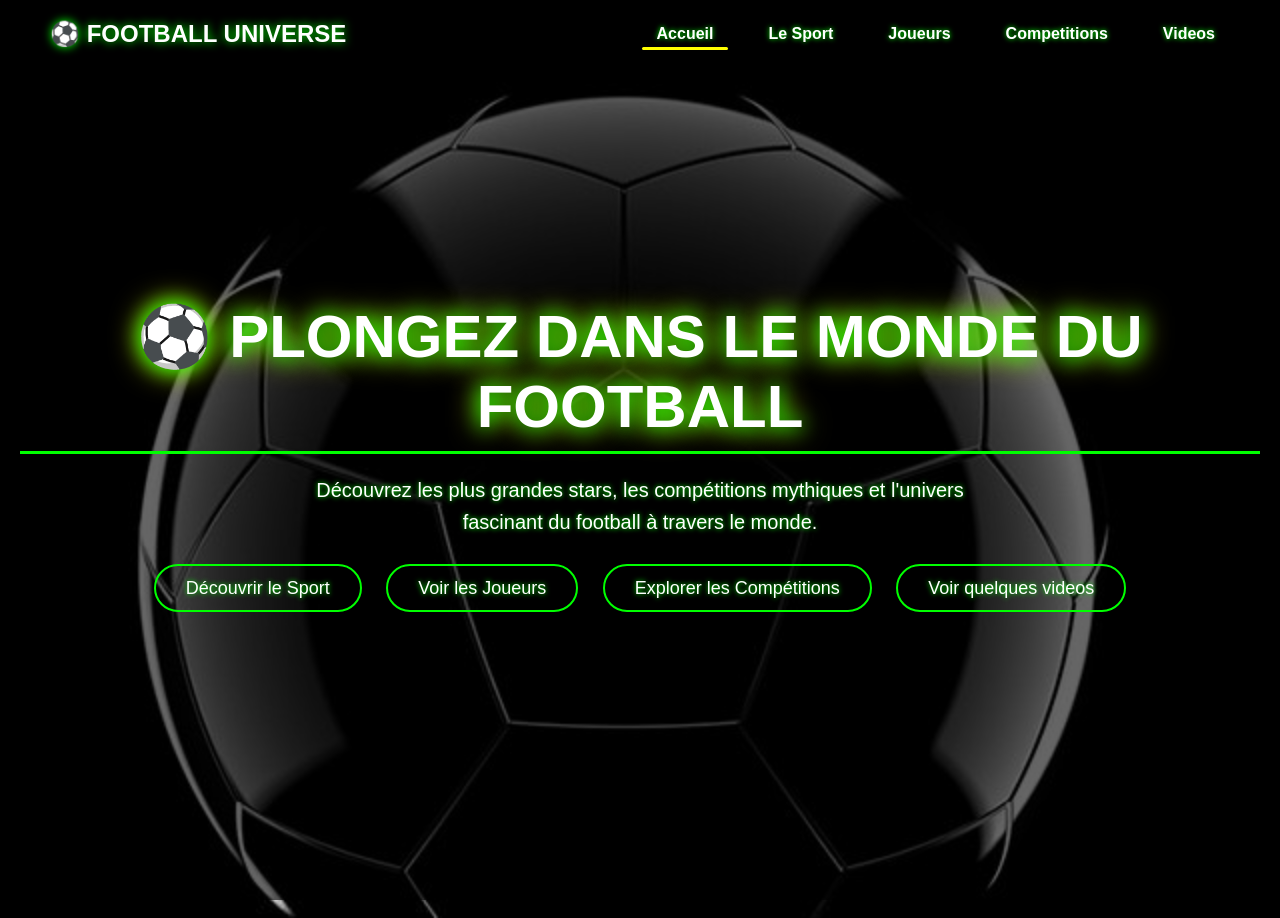
<file: index.html>
<!DOCTYPE html>
<html lang="fr">
<head>
<meta charset="UTF-8">
<meta name="viewport" content="width=device-width, initial-scale=1.0">
<title>Football Universe</title>
<link rel="stylesheet" href="style.css">
</head>

<body class="accueil">
<header>
<nav class="navbar">
<div class="logo">⚽ FOOTBALL UNIVERSE</div>
<ul class="nav-links">
<li><a href="index.html" class="active">Accueil</a></li>
<li><a href="sport.html">Le Sport</a></li>
<li><a href="celebrites.html">Joueurs</a></li>
<li><a href="competitions.html">Competitions</a></li>
<li><a href="video.html">Videos</a></li>
</ul>
</nav>
</header>
<div class="overlay"></div>
<section class="hero">
<h1>⚽ PLONGEZ DANS LE MONDE DU FOOTBALL</h1>
<p>
Découvrez les plus grandes stars, les compétitions mythiques et l'univers fascinant du football à travers le monde.
</p>
<div class="buttons">
<a href="sport.html">Découvrir le Sport</a>
<a href="celebrites.html">Voir les Joueurs</a>
<a href="competitions.html">Explorer les Compétitions</a>
<a href="video.html">Voir quelques videos</a>
</div>
</section>
<footer>
<p style="text-align: center;">© 2026 Football Universe</p>
</footer>
</body>
</html>
</file>
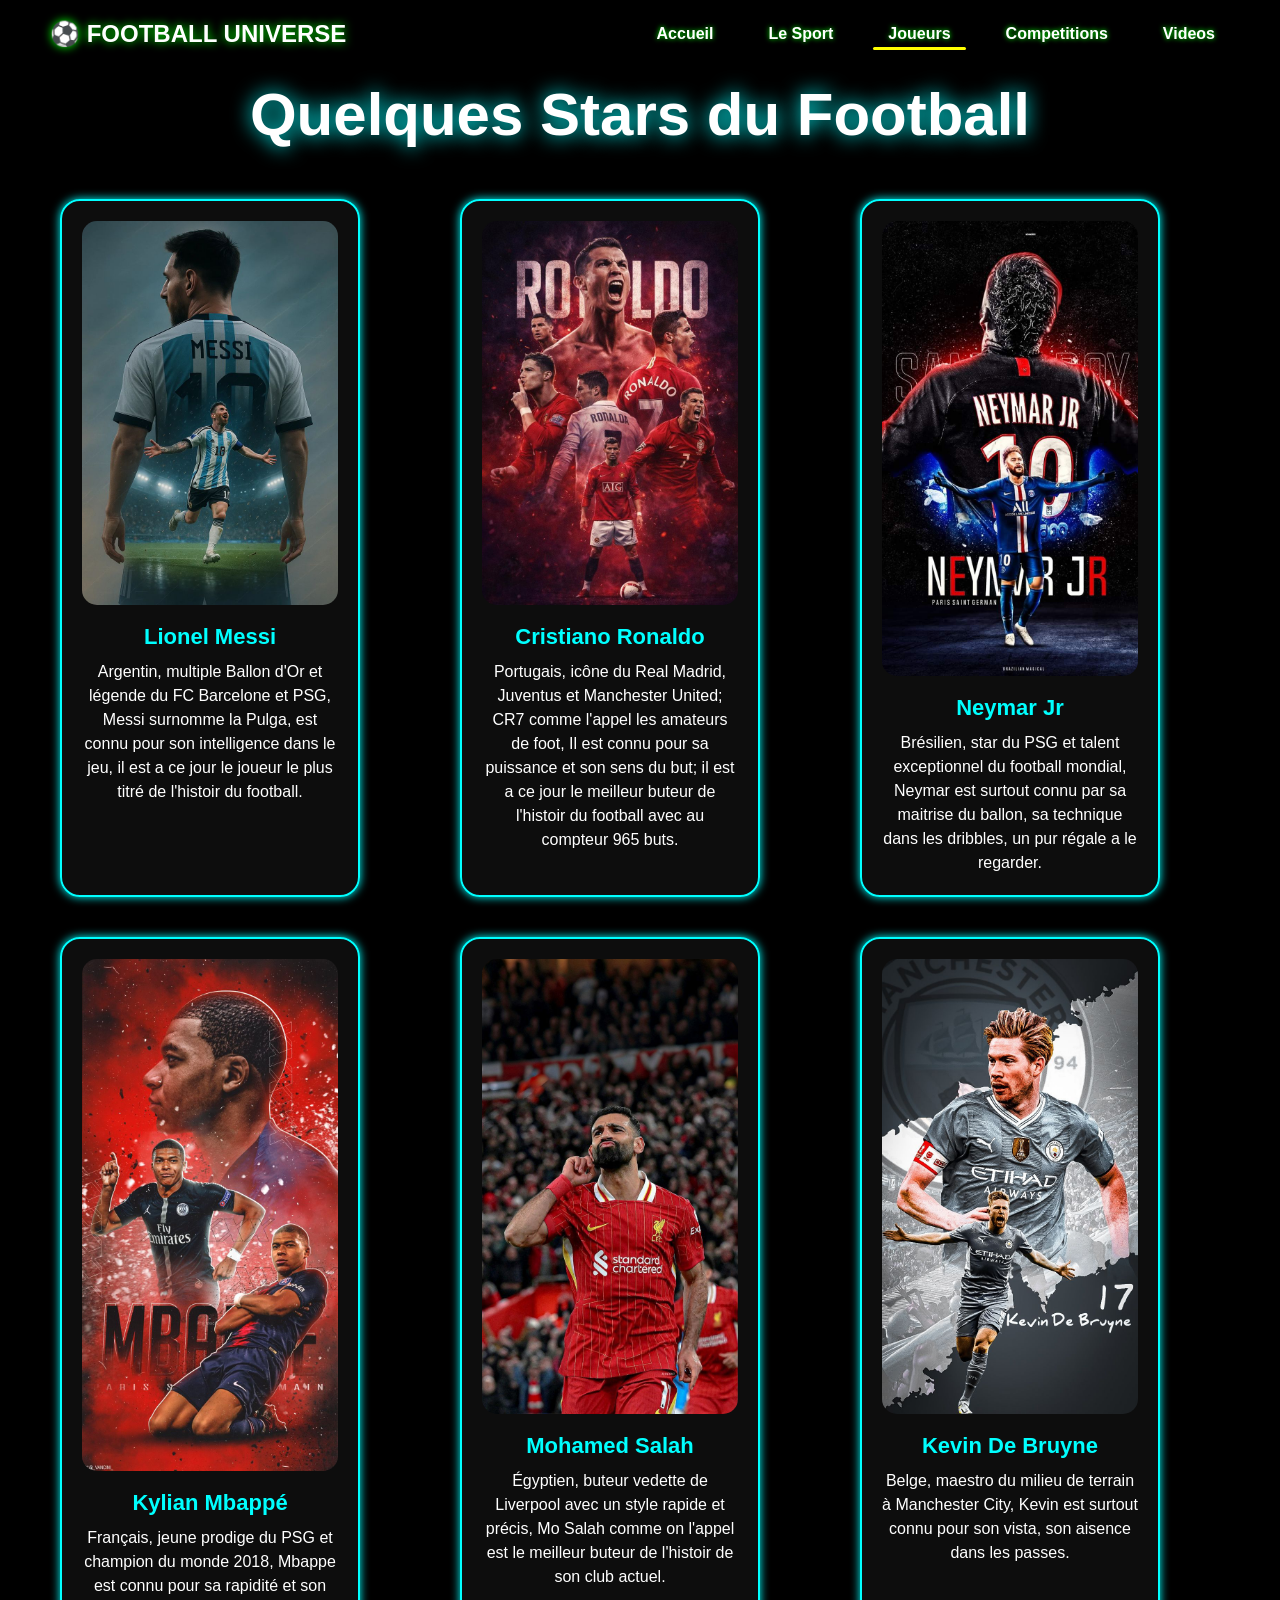
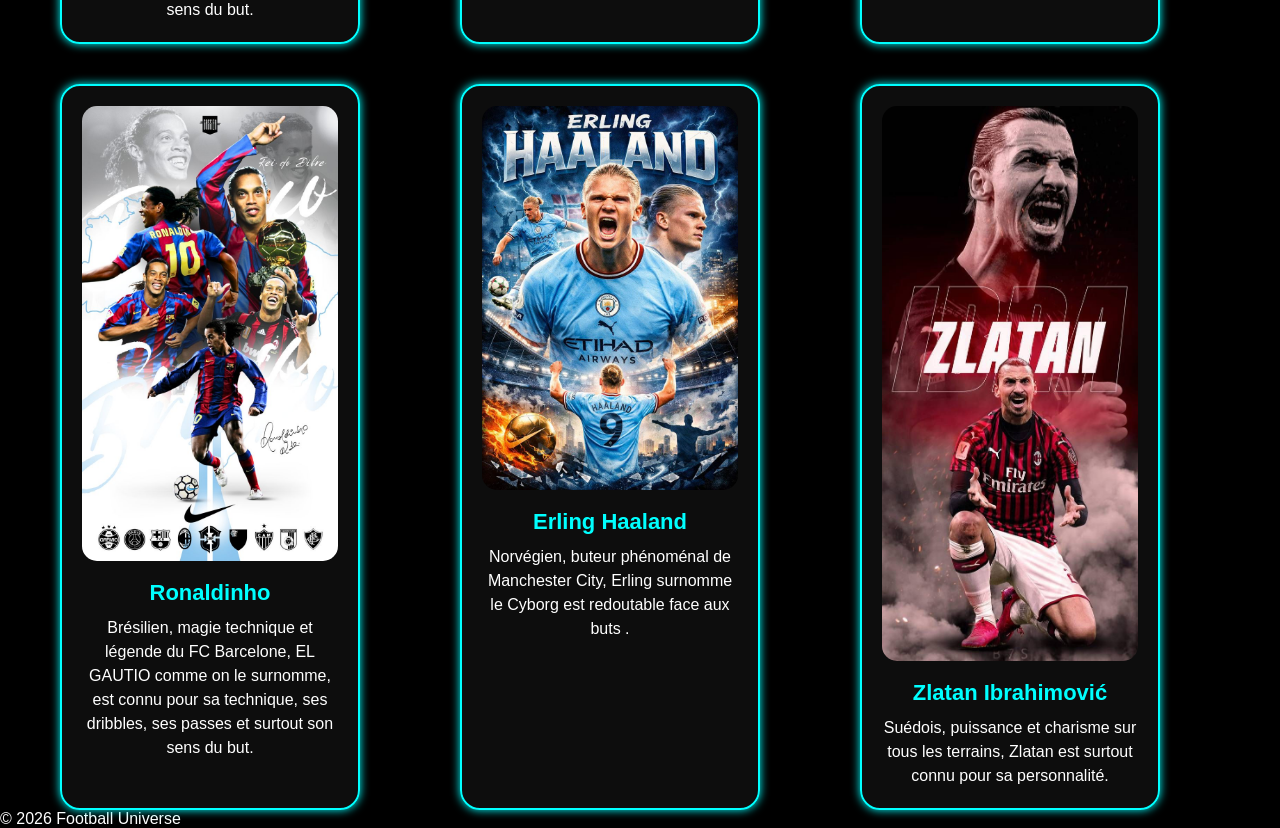
<file: celebrites.html>
<!DOCTYPE html>
<html lang="fr">
<head>
<meta charset="UTF-8">
<meta name="viewport" content="width=device-width, initial-scale=1.0">
<title>Joueurs de Football</title>
<link rel="stylesheet" href="style.css">
</head>

<body class="celeb-page">

<header>
<nav class="navbar">
<div class="logo">⚽ FOOTBALL UNIVERSE</div>
<ul class="nav-links">
<li><a href="index.html">Accueil</a></li>
<li><a href="sport.html">Le Sport</a></li>
<li><a href="celebrites.html"class="active">Joueurs</a></li>
<li><a href="competitions.html">Competitions</a></li>
<li><a href="video.html">Videos</a></li>
</ul>
</nav>
</header>

<main class="celeb-content">

<h1 class="page-title">Quelques Stars du Football</h1>

<div class="cards-grid">
  <div class="card">
    <img src="images/Messi.jpg" alt="Lionel Messi">
    <h3>Lionel Messi</h3>
    <p>Argentin, multiple Ballon d'Or et légende du FC Barcelone et PSG, Messi surnomme la Pulga, est connu pour son intelligence dans le jeu, il est a ce jour le joueur le plus titré de l'histoir du football.</p>
  </div>
  <div class="card">
    <img src="images/ronaldo.jpg" alt="Cristiano Ronaldo">
    <h3>Cristiano Ronaldo</h3>
    <p>Portugais, icône du Real Madrid, Juventus et Manchester United; CR7 comme l'appel les amateurs de foot, Il est connu pour sa puissance et son sens du but; il est a ce jour le meilleur buteur de l'histoir du football avec au compteur 965 buts.</p>
  </div>
  <div class="card">
    <img src="images/neymar.jpg" alt="Neymar Jr">
    <h3>Neymar Jr</h3>
    <p>Brésilien, star du PSG et talent exceptionnel du football mondial, Neymar est surtout connu par sa maitrise du ballon, sa technique dans les dribbles, un pur régale a le regarder.</p>
  </div>
  <div class="card">
    <img src="images/mbappe.jpg" alt="Kylian Mbappé">
    <h3>Kylian Mbappé</h3>
    <p>Français, jeune prodige du PSG et champion du monde 2018, Mbappe est connu pour sa rapidité et son sens du but.</p>
  </div>
  <div class="card">
    <img src="images/Salah.jpg" alt="Mohamed Salah">
    <h3>Mohamed Salah</h3>
    <p>Égyptien, buteur vedette de Liverpool avec un style rapide et précis, Mo Salah comme on l'appel est le meilleur buteur de l'histoir de son club actuel.</p>
  </div>
  <div class="card">
    <img src="images/Debruyn.jpg" alt="Kevin De Bruyne">
    <h3>Kevin De Bruyne</h3>
    <p>Belge, maestro du milieu de terrain à Manchester City, Kevin est surtout connu pour son vista, son aisence dans les passes.</p>
  </div>
  <div class="card">
    <img src="images/Ronaldinhio.jpg" alt="Ronaldinho">
    <h3>Ronaldinho</h3>
    <p>Brésilien, magie technique et légende du FC Barcelone, EL GAUTIO comme on le surnomme, est connu pour sa technique, ses dribbles, ses passes et surtout son sens du but.</p>
  </div>
  <div class="card">
    <img src="images/haaland.jpg" alt="Erling Haaland">
    <h3>Erling Haaland</h3>
    <p>Norvégien, buteur phénoménal de Manchester City, Erling surnomme le Cyborg est redoutable face aux buts .</p>
  </div>
  <div class="card">
    <img src="images/ibra.jpg" alt="Zlatan Ibrahimović">
    <h3>Zlatan Ibrahimović</h3>
    <p>Suédois, puissance et charisme sur tous les terrains, Zlatan est surtout connu pour sa personnalité.</p>
  </div>
</div>

</main>
<footer>
<p>© 2026 Football Universe</p>
</footer>


</body>
</html>
</file>
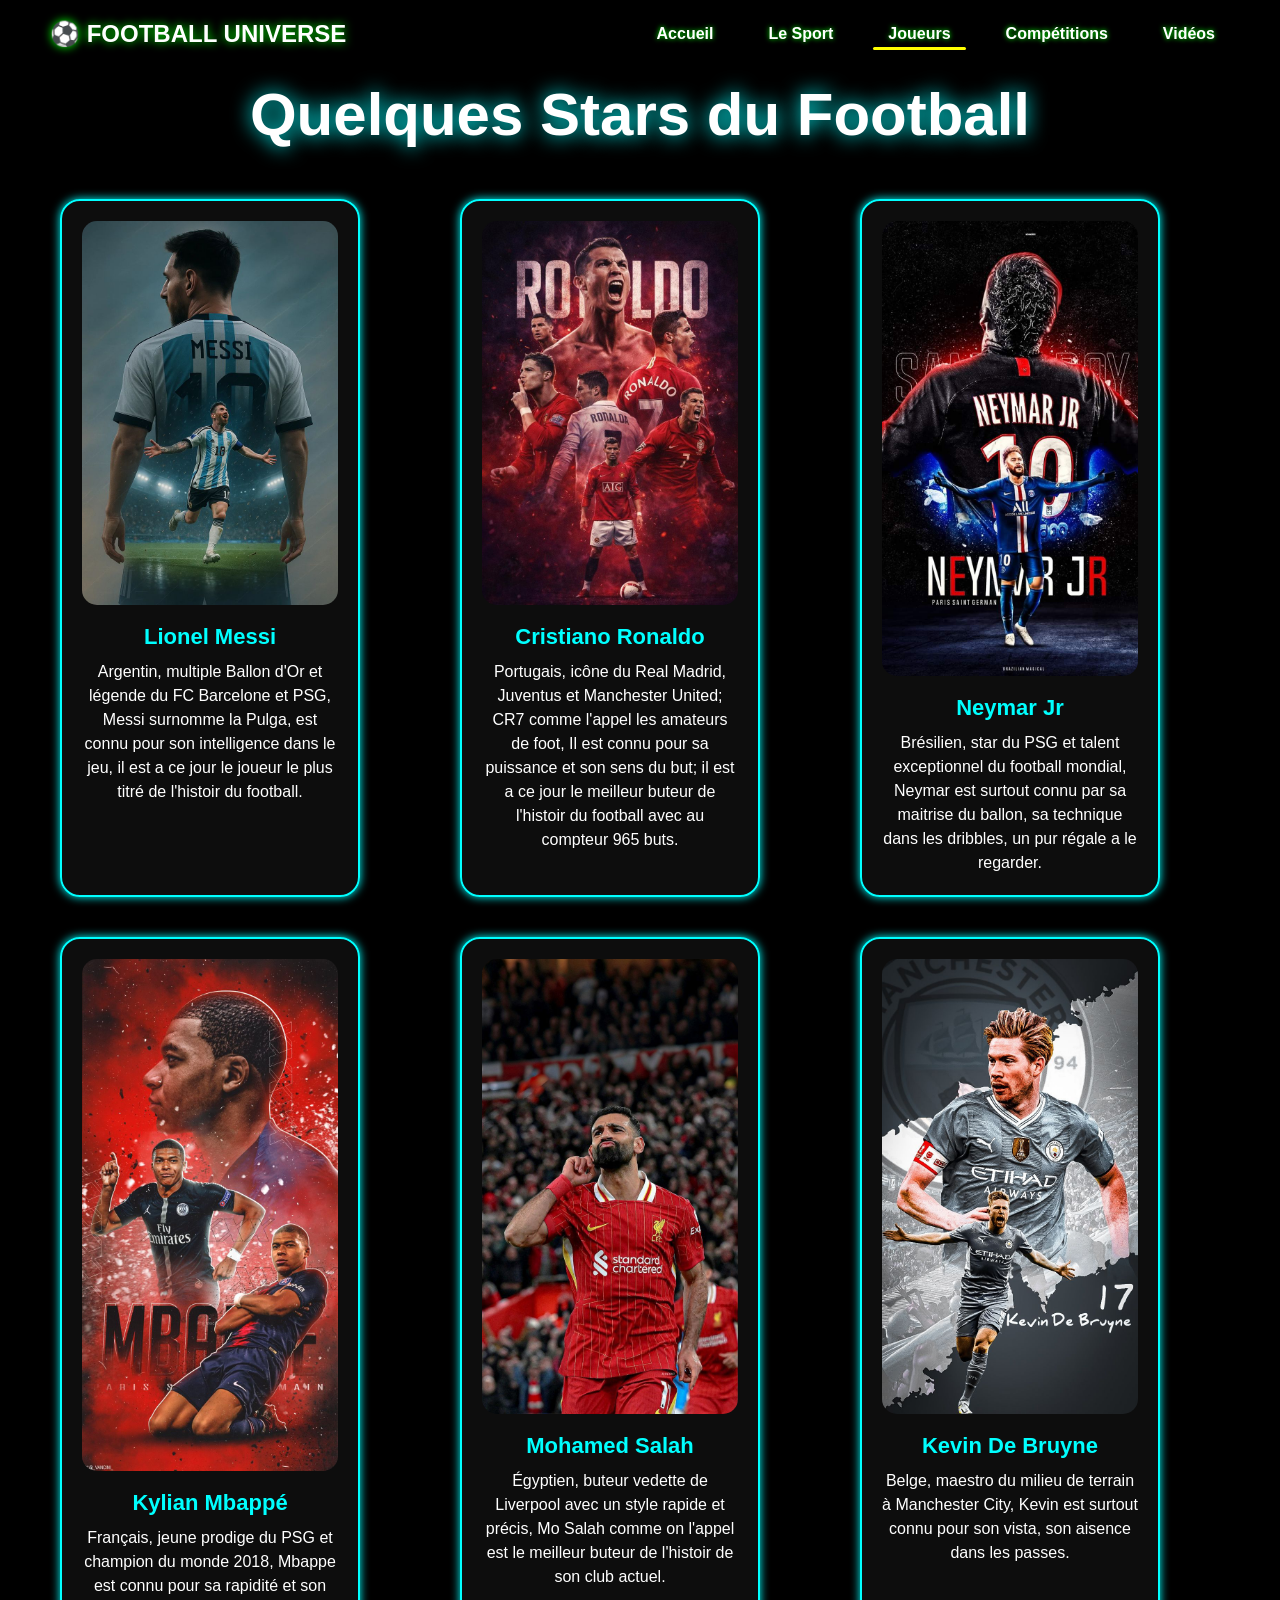
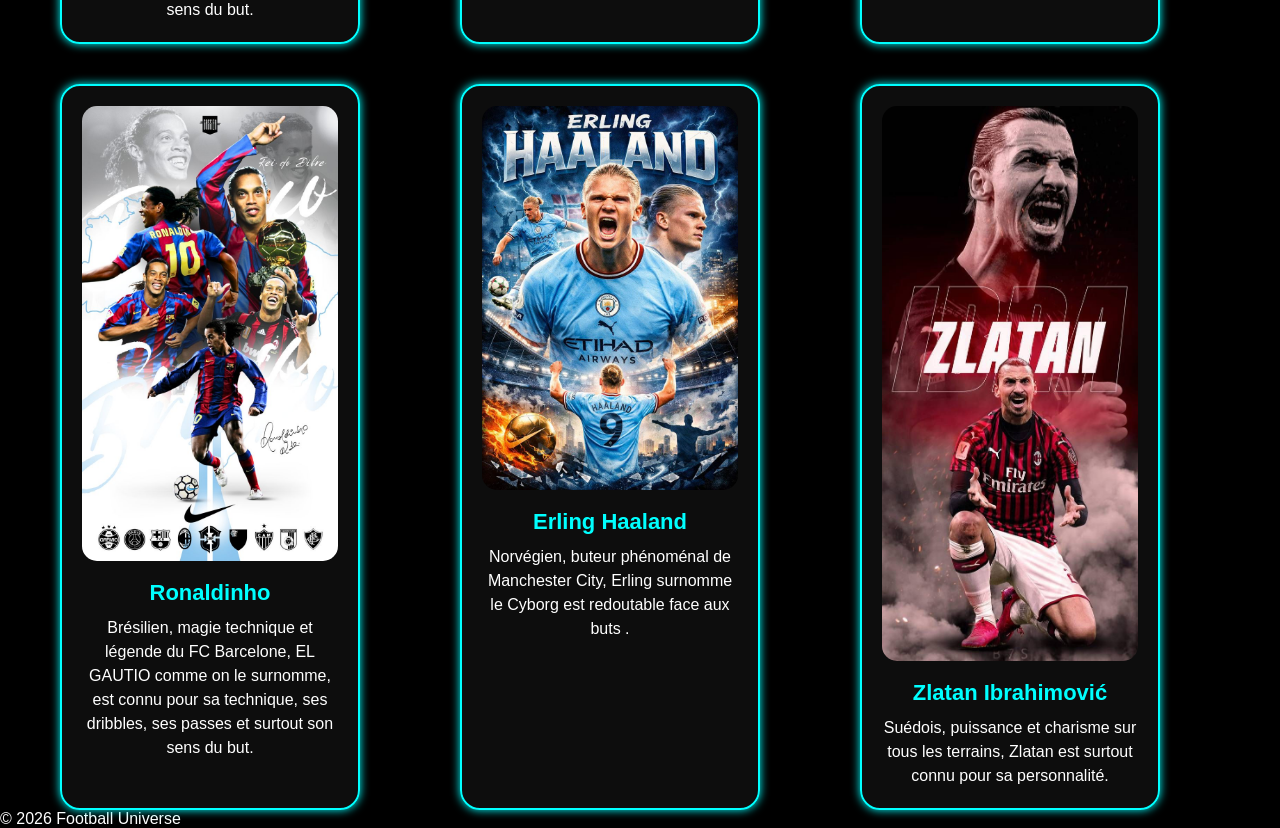
<file: Celebrites.html>
<!DOCTYPE html>
<html lang="fr">
<head>
<meta charset="UTF-8">
<meta name="viewport" content="width=device-width, initial-scale=1.0">
<title>Joueurs de Football</title>
<link rel="stylesheet" href="style.css">
</head>

<body class="celeb-page">

<header>
<nav class="navbar">
<div class="logo">⚽ FOOTBALL UNIVERSE</div>
<ul class="nav-links">
<li><a href="index.html">Accueil</a></li>
<li><a href="sport.html">Le Sport</a></li>
<li><a href="celebrites.html"class="active">Joueurs</a></li>
<li><a href="competitions.html">Compétitions</a></li>
<li><a href="video.html">Vidéos</a></li>
</ul>
</nav>
</header>

<main class="celeb-content">

<h1 class="page-title">Quelques Stars du Football</h1>

<div class="cards-grid">
  <div class="card">
    <img src="images/Messi.jpg" alt="Lionel Messi">
    <h3>Lionel Messi</h3>
    <p>Argentin, multiple Ballon d'Or et légende du FC Barcelone et PSG, Messi surnomme la Pulga, est connu pour son intelligence dans le jeu, il est a ce jour le joueur le plus titré de l'histoir du football.</p>
  </div>
  <div class="card">
    <img src="images/ronaldo.jpg" alt="Cristiano Ronaldo">
    <h3>Cristiano Ronaldo</h3>
    <p>Portugais, icône du Real Madrid, Juventus et Manchester United; CR7 comme l'appel les amateurs de foot, Il est connu pour sa puissance et son sens du but; il est a ce jour le meilleur buteur de l'histoir du football avec au compteur 965 buts.</p>
  </div>
  <div class="card">
    <img src="images/neymar.jpg" alt="Neymar Jr">
    <h3>Neymar Jr</h3>
    <p>Brésilien, star du PSG et talent exceptionnel du football mondial, Neymar est surtout connu par sa maitrise du ballon, sa technique dans les dribbles, un pur régale a le regarder.</p>
  </div>
  <div class="card">
    <img src="images/mbappe.jpg" alt="Kylian Mbappé">
    <h3>Kylian Mbappé</h3>
    <p>Français, jeune prodige du PSG et champion du monde 2018, Mbappe est connu pour sa rapidité et son sens du but.</p>
  </div>
  <div class="card">
    <img src="images/Salah.jpg" alt="Mohamed Salah">
    <h3>Mohamed Salah</h3>
    <p>Égyptien, buteur vedette de Liverpool avec un style rapide et précis, Mo Salah comme on l'appel est le meilleur buteur de l'histoir de son club actuel.</p>
  </div>
  <div class="card">
    <img src="images/Debruyn.jpg" alt="Kevin De Bruyne">
    <h3>Kevin De Bruyne</h3>
    <p>Belge, maestro du milieu de terrain à Manchester City, Kevin est surtout connu pour son vista, son aisence dans les passes.</p>
  </div>
  <div class="card">
    <img src="images/Ronaldinhio.jpg" alt="Ronaldinho">
    <h3>Ronaldinho</h3>
    <p>Brésilien, magie technique et légende du FC Barcelone, EL GAUTIO comme on le surnomme, est connu pour sa technique, ses dribbles, ses passes et surtout son sens du but.</p>
  </div>
  <div class="card">
    <img src="images/haaland.jpg" alt="Erling Haaland">
    <h3>Erling Haaland</h3>
    <p>Norvégien, buteur phénoménal de Manchester City, Erling surnomme le Cyborg est redoutable face aux buts .</p>
  </div>
  <div class="card">
    <img src="images/ibra.jpg" alt="Zlatan Ibrahimović">
    <h3>Zlatan Ibrahimović</h3>
    <p>Suédois, puissance et charisme sur tous les terrains, Zlatan est surtout connu pour sa personnalité.</p>
  </div>
</div>

</main>
<footer>
<p>© 2026 Football Universe</p>
</footer>


</body>
</html>
</file>
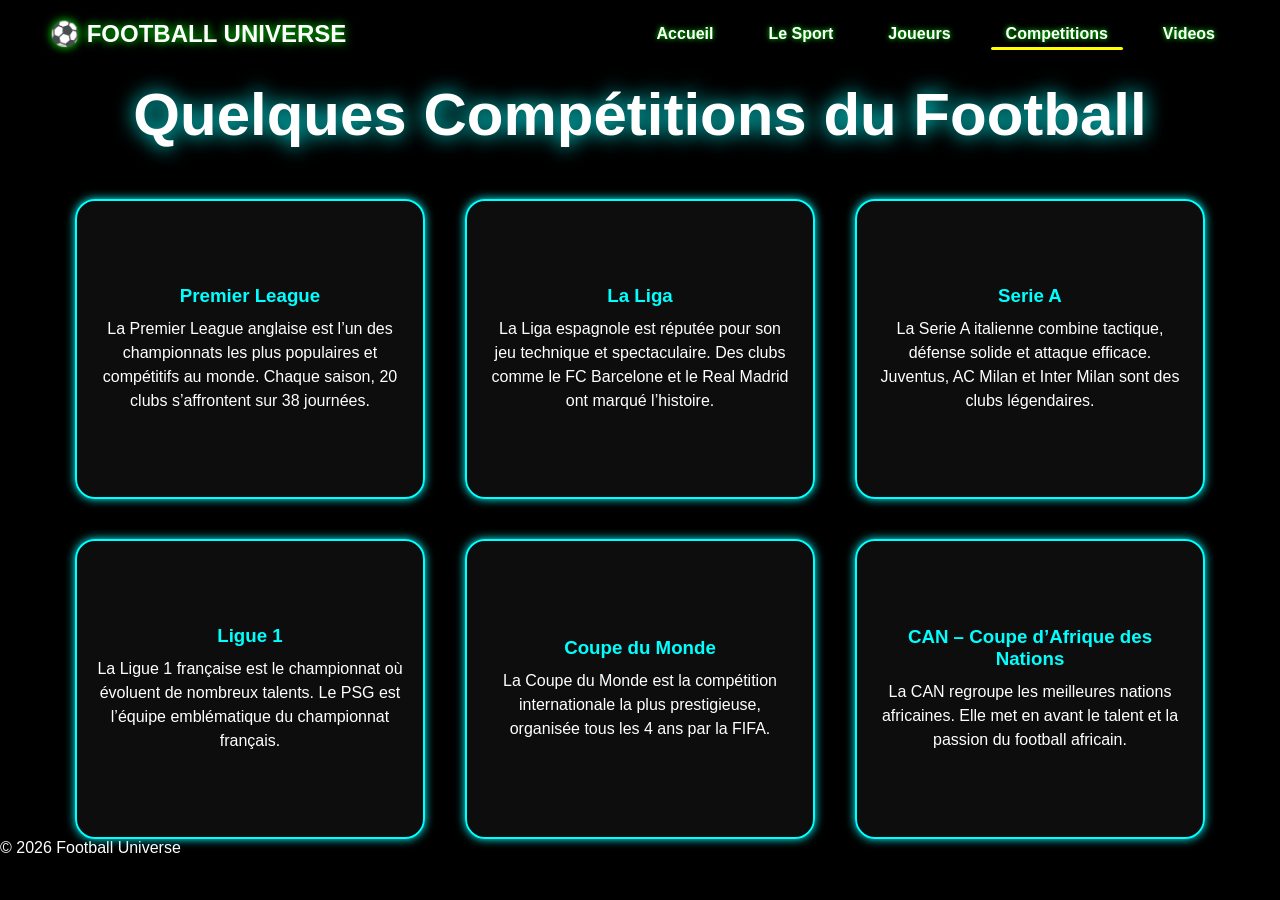
<file: competitions.html>
<!DOCTYPE html>
<html lang="fr">
<head>
<meta charset="UTF-8">
<meta name="viewport" content="width=device-width, initial-scale=1.0">
<title>Compétitions de Football</title>
<link rel="stylesheet" href="style.css">
</head>

<body class="competition-page">

<header>
<nav class="navbar">
<div class="logo">⚽ FOOTBALL UNIVERSE</div>
<ul class="nav-links">
<li><a href="index.html">Accueil</a></li>
<li><a href="sport.html">Le Sport</a></li>
<li><a href="celebrites.html">Joueurs</a></li>
<li><a href="competitions.html"class="active">Competitions</a></li>
<li><a href="video.html">Videos</a></li>
</ul>
</nav>
</header>

<main class="competition-content">

<h1 class="page-title">Quelques Compétitions du Football</h1>

<div class="comp-grid">
  <div class="flip-card">
    <div class="flip-card-inner">
      <div class="flip-card-front">
        <h3>Premier League</h3>
        <p>La Premier League anglaise est l’un des championnats les plus populaires et compétitifs au monde. Chaque saison, 20 clubs s’affrontent sur 38 journées.</p>
      </div>
      <div class="flip-card-back">
        <img src="images/Premier league.jpg" alt="Premier League Trophée">
      </div>
    </div>
  </div>

  <!-- La Liga -->
  <div class="flip-card">
    <div class="flip-card-inner">
      <div class="flip-card-front">
        <h3>La Liga</h3>
        <p>La Liga espagnole est réputée pour son jeu technique et spectaculaire. Des clubs comme le FC Barcelone et le Real Madrid ont marqué l’histoire.</p>
      </div>
      <div class="flip-card-back">
        <img src="images/LaLiga.jpg" alt="La Liga Trophée">
      </div>
    </div>
  </div>
  <div class="flip-card">
    <div class="flip-card-inner">
      <div class="flip-card-front">
        <h3>Serie A</h3>
        <p>La Serie A italienne combine tactique, défense solide et attaque efficace. Juventus, AC Milan et Inter Milan sont des clubs légendaires.</p>
      </div>
      <div class="flip-card-back">
        <img src="images/seria.jpg" alt="Serie A Trophée">
      </div>
    </div>
  </div>
  <div class="flip-card">
    <div class="flip-card-inner">
      <div class="flip-card-front">
        <h3>Ligue 1</h3>
        <p>La Ligue 1 française est le championnat où évoluent de nombreux talents. Le PSG est l’équipe emblématique du championnat français.</p>
      </div>
      <div class="flip-card-back">
        <img src="images/Ligue 1 trophy.jpg" alt="Ligue 1 Trophée">
      </div>
    </div>
  </div>
  <div class="flip-card">
    <div class="flip-card-inner">
      <div class="flip-card-front">
        <h3>Coupe du Monde</h3>
        <p>La Coupe du Monde est la compétition internationale la plus prestigieuse, organisée tous les 4 ans par la FIFA.</p>
      </div>
      <div class="flip-card-back">
        <img src="images/World Cup Trophy Display.jpg" alt="Coupe du Monde Trophée">
      </div>
    </div>
  </div>
  <div class="flip-card">
    <div class="flip-card-inner">
      <div class="flip-card-front">
        <h3>CAN – Coupe d’Afrique des Nations</h3>
        <p>La CAN regroupe les meilleures nations africaines. Elle met en avant le talent et la passion du football africain.</p>
      </div>
      <div class="flip-card-back">
        <img src="images/CAN.jpg" alt="CAN Trophée">
      </div>
    </div>
  </div>

</div>

</main>
<footer>
<p>© 2026 Football Universe</p>
</footer>


</body>
</html>
</file>
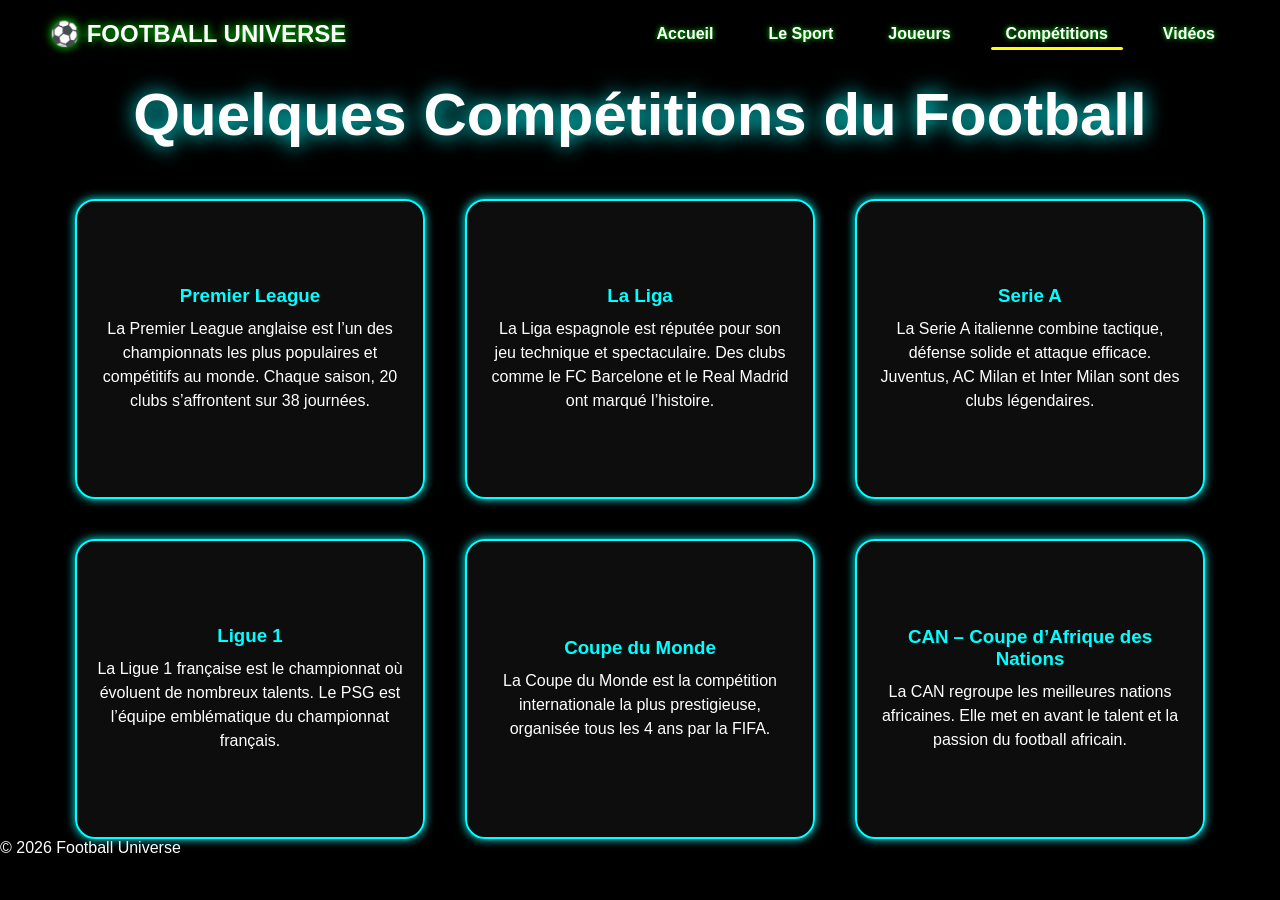
<file: Competitions.html>
<!DOCTYPE html>
<html lang="fr">
<head>
<meta charset="UTF-8">
<meta name="viewport" content="width=device-width, initial-scale=1.0">
<title>Compétitions de Football</title>
<link rel="stylesheet" href="style.css">
</head>

<body class="competition-page">

<header>
<nav class="navbar">
<div class="logo">⚽ FOOTBALL UNIVERSE</div>
<ul class="nav-links">
<li><a href="index.html">Accueil</a></li>
<li><a href="sport.html">Le Sport</a></li>
<li><a href="celebrites.html">Joueurs</a></li>
<li><a href="competitions.html"class="active">Compétitions</a></li>
<li><a href="video.html">Vidéos</a></li>
</ul>
</nav>
</header>

<main class="competition-content">

<h1 class="page-title">Quelques Compétitions du Football</h1>

<div class="comp-grid">
  <div class="flip-card">
    <div class="flip-card-inner">
      <div class="flip-card-front">
        <h3>Premier League</h3>
        <p>La Premier League anglaise est l’un des championnats les plus populaires et compétitifs au monde. Chaque saison, 20 clubs s’affrontent sur 38 journées.</p>
      </div>
      <div class="flip-card-back">
        <img src="images/Premier league.jpg" alt="Premier League Trophée">
      </div>
    </div>
  </div>

  <!-- La Liga -->
  <div class="flip-card">
    <div class="flip-card-inner">
      <div class="flip-card-front">
        <h3>La Liga</h3>
        <p>La Liga espagnole est réputée pour son jeu technique et spectaculaire. Des clubs comme le FC Barcelone et le Real Madrid ont marqué l’histoire.</p>
      </div>
      <div class="flip-card-back">
        <img src="images/LaLiga.jpg" alt="La Liga Trophée">
      </div>
    </div>
  </div>
  <div class="flip-card">
    <div class="flip-card-inner">
      <div class="flip-card-front">
        <h3>Serie A</h3>
        <p>La Serie A italienne combine tactique, défense solide et attaque efficace. Juventus, AC Milan et Inter Milan sont des clubs légendaires.</p>
      </div>
      <div class="flip-card-back">
        <img src="images/seria.jpg" alt="Serie A Trophée">
      </div>
    </div>
  </div>
  <div class="flip-card">
    <div class="flip-card-inner">
      <div class="flip-card-front">
        <h3>Ligue 1</h3>
        <p>La Ligue 1 française est le championnat où évoluent de nombreux talents. Le PSG est l’équipe emblématique du championnat français.</p>
      </div>
      <div class="flip-card-back">
        <img src="images/Ligue 1 trophy.jpg" alt="Ligue 1 Trophée">
      </div>
    </div>
  </div>
  <div class="flip-card">
    <div class="flip-card-inner">
      <div class="flip-card-front">
        <h3>Coupe du Monde</h3>
        <p>La Coupe du Monde est la compétition internationale la plus prestigieuse, organisée tous les 4 ans par la FIFA.</p>
      </div>
      <div class="flip-card-back">
        <img src="images/World Cup Trophy Display.jpg" alt="Coupe du Monde Trophée">
      </div>
    </div>
  </div>
  <div class="flip-card">
    <div class="flip-card-inner">
      <div class="flip-card-front">
        <h3>CAN – Coupe d’Afrique des Nations</h3>
        <p>La CAN regroupe les meilleures nations africaines. Elle met en avant le talent et la passion du football africain.</p>
      </div>
      <div class="flip-card-back">
        <img src="images/CAN.jpg" alt="CAN Trophée">
      </div>
    </div>
  </div>

</div>

</main>
<footer>
<p>© 2026 Football Universe</p>
</footer>


</body>
</html>
</file>
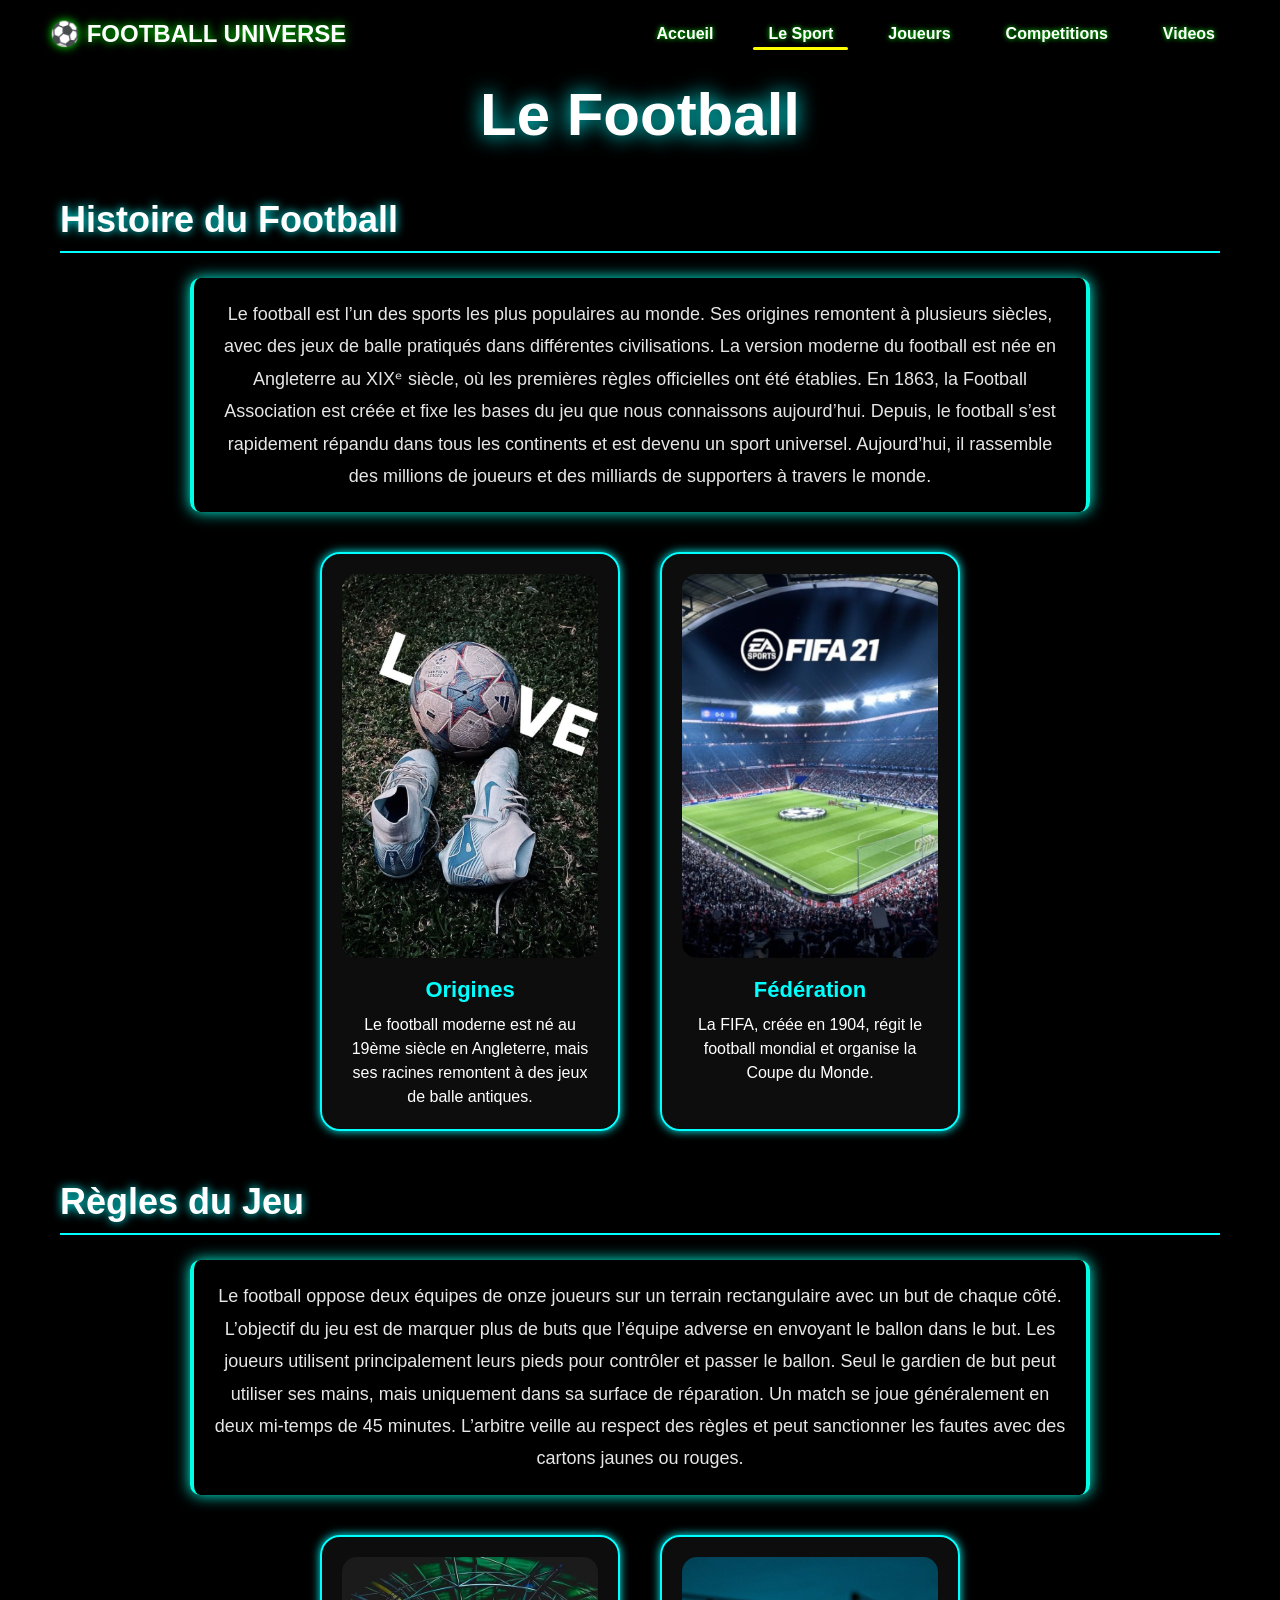
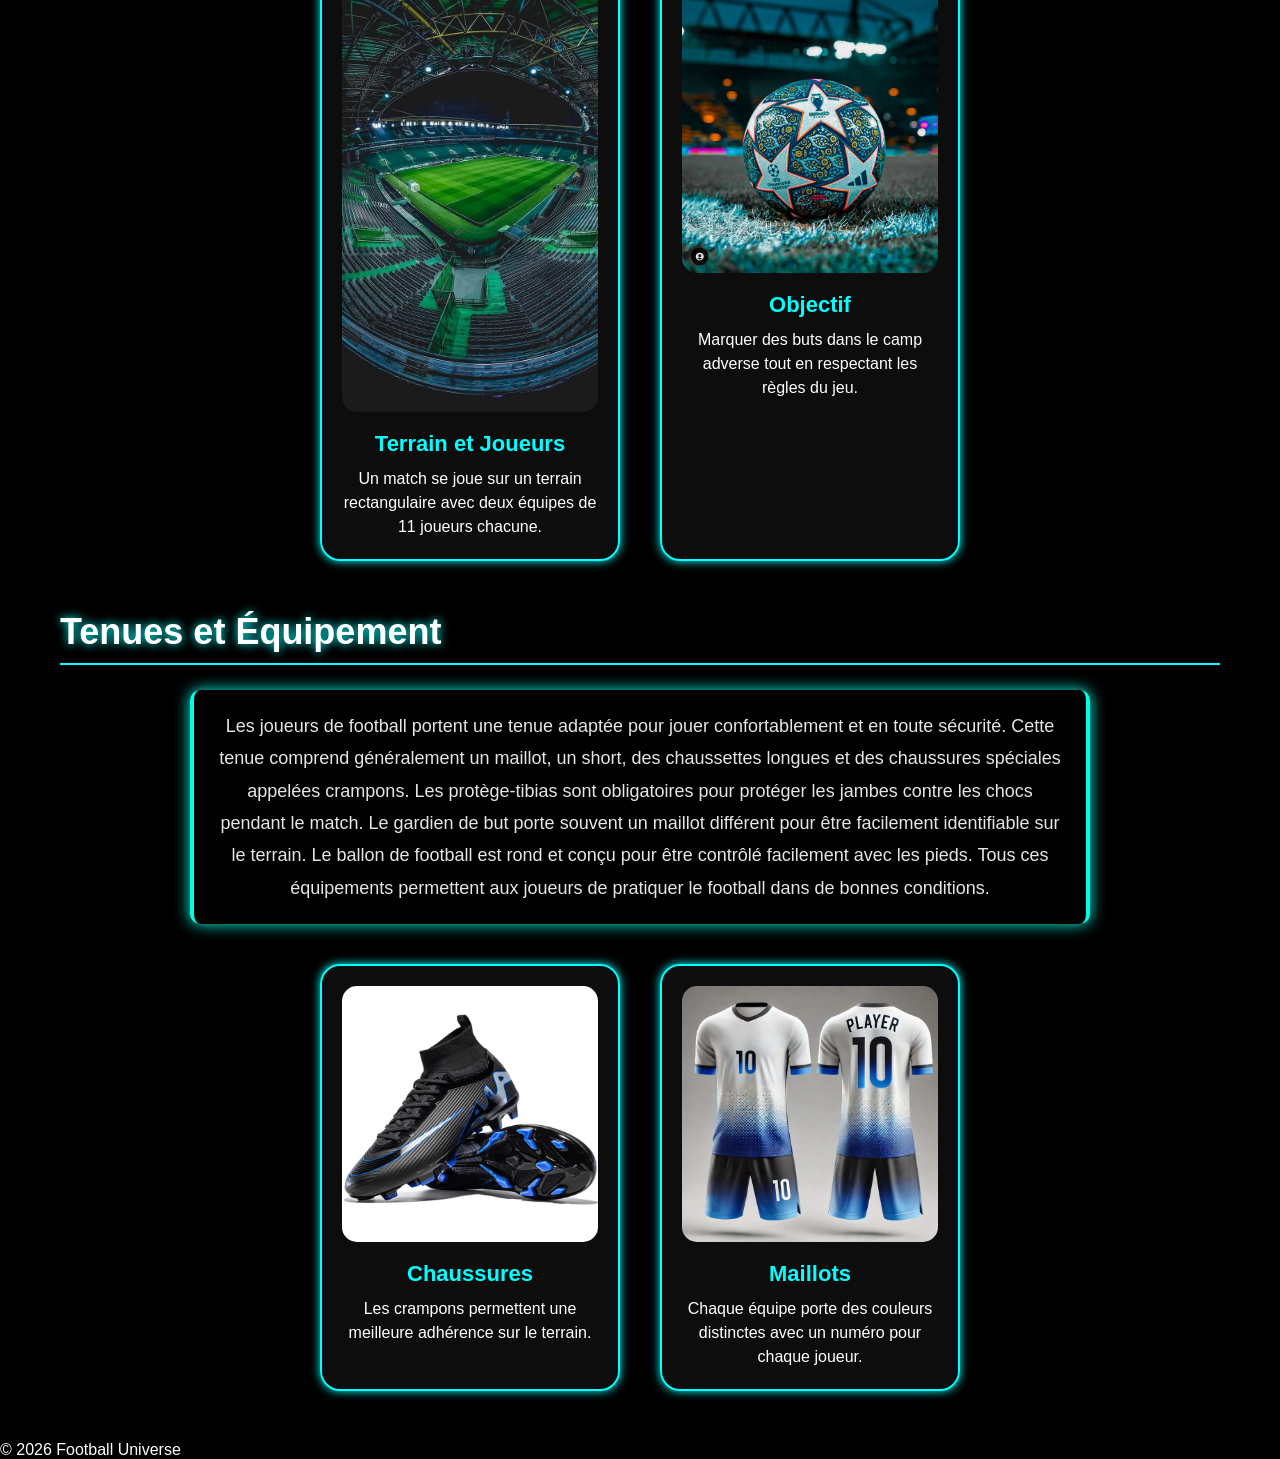
<file: sport.html>
<!DOCTYPE html>
<html lang="fr">
<head>
<meta charset="UTF-8">
<meta name="viewport" content="width=device-width, initial-scale=1.0">
<title>Le Football</title>
<link rel="stylesheet" href="style.css">
</head>

<body class="sport-page">

<header>
<nav class="navbar">
<div class="logo">⚽ FOOTBALL UNIVERSE</div>
<ul class="nav-links">
<li><a href="index.html">Accueil</a></li>
<li><a href="sport.html"class="active">Le Sport</a></li>
<li><a href="celebrites.html">Joueurs</a></li>
<li><a href="competitions.html">Competitions</a></li>
<li><a href="video.html">Videos</a></li>
</ul>
</nav>
</header>

<main class="sport-content">

<h1 class="page-title">Le Football</h1>

<section class="sport-section">
<h2>Histoire du Football</h2>
<p class="texte-histoire">
Le football est l’un des sports les plus populaires au monde. Ses origines remontent à plusieurs siècles, avec des jeux de balle pratiqués dans différentes civilisations. La version moderne du football est née en Angleterre au XIXᵉ siècle, où les premières règles officielles ont été établies. En 1863, la Football Association est créée et fixe les bases du jeu que nous connaissons aujourd’hui. Depuis, le football s’est rapidement répandu dans tous les continents et est devenu un sport universel. Aujourd’hui, il rassemble des millions de joueurs et des milliards de supporters à travers le monde.
</p>
<div class="cards">
<div class="card">
<img src="images/histoir.jpg" alt="Histoire du football">
<h3>Origines</h3>
<p>Le football moderne est né au 19ème siècle en Angleterre, mais ses racines remontent à des jeux de balle antiques.</p>
</div>
<div class="card">
<img src="images/FIFA 21.jpg" alt="FIFA">
<h3>Fédération</h3>
<p>La FIFA, créée en 1904, régit le football mondial et organise la Coupe du Monde.</p>
</div>
</div>
</section>

<section class="sport-section">
<h2>Règles du Jeu</h2>
<p class="texte-histoire">
Le football oppose deux équipes de onze joueurs sur un terrain rectangulaire avec un but de chaque côté. L’objectif du jeu est de marquer plus de buts que l’équipe adverse en envoyant le ballon dans le but. Les joueurs utilisent principalement leurs pieds pour contrôler et passer le ballon. Seul le gardien de but peut utiliser ses mains, mais uniquement dans sa surface de réparation. Un match se joue généralement en deux mi-temps de 45 minutes. L’arbitre veille au respect des règles et peut sanctionner les fautes avec des cartons jaunes ou rouges.
</p>
<div class="cards">
<div class="card">
<img src="images/terrain (2).jpg" alt="Terrain">
<h3>Terrain et Joueurs</h3>
<p>Un match se joue sur un terrain rectangulaire avec deux équipes de 11 joueurs chacune.</p>
</div>
<div class="card">
<img src="images/balon champions ligue⚽️⚜.jpg" alt="Ballon">
<h3>Objectif</h3>
<p>Marquer des buts dans le camp adverse tout en respectant les règles du jeu.</p>
</div>
</div>
</section>

<section class="sport-section">
<h2>Tenues et Équipement</h2>
<p class="texte-histoire">
Les joueurs de football portent une tenue adaptée pour jouer confortablement et en toute sécurité. Cette tenue comprend généralement un maillot, un short, des chaussettes longues et des chaussures spéciales appelées crampons. Les protège-tibias sont obligatoires pour protéger les jambes contre les chocs pendant le match. Le gardien de but porte souvent un maillot différent pour être facilement identifiable sur le terrain. Le ballon de football est rond et conçu pour être contrôlé facilement avec les pieds. Tous ces équipements permettent aux joueurs de pratiquer le football dans de bonnes conditions.
</p>
<div class="cards">
<div class="card">
<img src="images/crampons.jpg" alt="Chaussures">
<h3>Chaussures</h3>
<p>Les crampons permettent une meilleure adhérence sur le terrain.</p>
</div>
<div class="card">
<img src="images/Maillot.jpg" alt="Maillot">
<h3>Maillots</h3>
<p>Chaque équipe porte des couleurs distinctes avec un numéro pour chaque joueur.</p>
</div>
</div>
</section>

</main>
<footer>
<p>© 2026 Football Universe</p>
</footer>


</body>
</html>
</file>
<file: style.css>
*{
margin:0;
padding:0;
box-sizing:border-box;
font-family:'Arial', sans-serif;
}

/* BODY / BACKGROUND */
.accueil{
background-image:url("images/foot\ \(2\).jpg");
background-size:cover;
background-position:center;
background-repeat:no-repeat;
height:100vh;
position:relative;
}
/* FILTRE SOMBRE */
.overlay{
position:absolute;
top:0;
left:0;
width:100%;
height:100%;
background:rgba(0,0,0,0.6);
z-index:1;
}

/* HEADER & NAV */
header{
position:fixed;
top:0;
width:100%;
z-index:10;
}

.navbar{
display:flex;
justify-content:space-between;
align-items:center;
padding:20px 50px;
background:black;

}
.videos-title {
    margin-top: 100px; /* ajuste cette valeur selon le besoin */
    text-align: center; /* si tu veux centrer le titre */
    color: #00ff88; /* couleur lumineuse assortie au menu */
    text-shadow:
        0 0 5px #00ff88,
        0 0 10px #00ff88,
        0 0 20px #00ff88;
}
.navbar .logo{
color:white;
font-size:24px;
font-weight:bold;
text-shadow:0 0 10px lime;
}

.navbar .nav-links{
list-style:none;
display:flex;
gap:25px;
}

.navbar .nav-links li a{
color:white;
text-decoration:none;
font-weight:bold;
padding:8px 15px;
border-radius:8px;
transition:0.3s;
text-shadow:0 0 5px lime;
}

.navbar .nav-links li a:hover{
background:lime;
color:black;
box-shadow:0 0 15px lime;
transform:scale(1.1);
}
.nav-links a{
  color:white;
  text-decoration:none;
  padding:10px 15px;
  transition:0.3s;
  position:relative;
}

.nav-links a:hover{
  color:cyan;
}

/* LIEN ACTIF */
.nav-links a.active{
  color:yellow; /* texte différent */
  font-weight:bold;
}

/* Ligne ou trait sous le lien actif */
.nav-links a.active::after{
  content:"";
  position:absolute;
  bottom:0;
  left:0;
  width:100%;
  height:3px;
  background:yellow;
  border-radius:2px;
}

/* CONTENU PRINCIPAL */
.hero{
position:relative;
height:100vh;
display:flex;
flex-direction:column;
justify-content:center;
align-items:center;
text-align:center;
color:white;
z-index:2;
padding:20px;
}

/* TITRE */
.hero h1{
font-size:60px;
margin-bottom:20px;
text-shadow:0 0 20px lime, 0 0 30px yellow;
border-bottom:3px solid lime;
padding-bottom:10px;
animation: glow 2s infinite alternate;
}

/* TEXTE */
.hero p{
max-width:700px;
font-size:20px;
line-height:1.6;
margin-bottom:40px;
text-shadow:0 0 5px lime;
}

/* BOUTONS */
.buttons a{
text-decoration:none;
color:white;
border:2px solid lime;
padding:12px 30px;
margin:10px;
border-radius:30px;
font-size:18px;
transition:0.3s;
text-shadow:0 0 5px lime;
}

.buttons a:hover{
background:lime;
color:black;
box-shadow:0 0 20px lime;
transform:scale(1.1);
}

/* ANIMATION LUMINEUSE TITRE */
@keyframes glow{
from{
text-shadow:0 0 10px lime, 0 0 20px yellow;
}
to{
text-shadow:0 0 20px lime, 0 0 40px yellow;
}
}
.sport-page{
background-color:black;
color:white;
padding-top:80px; /* espace pour header */
font-family:'Arial', sans-serif;
}

/* TITRE PAGE */
.page-title{
text-align:center;
font-size:60px;
margin-bottom:50px;
text-shadow:0 0 20px cyan;
}

/* SECTIONS */
.sport-section{
margin:50px auto;
max-width:1200px;
padding:0 20px;
}

.sport-section h2{
font-size:36px;
margin-bottom:25px;
border-bottom:2px solid cyan;
padding-bottom:10px;
text-shadow:0 0 10px cyan;
}

/* CARTES */
.cards{
display:flex;
flex-wrap:wrap;
justify-content:center;
gap:40px;
}

.card{
background:rgba(255,255,255,0.05);
border:2px solid cyan;
border-radius:20px;
width:300px;
padding:20px;
text-align:center;
transition:0.3s;
box-shadow:0 0 10px cyan;
}

.card img{
width:100%;
border-radius:15px;
margin-bottom:15px;
}

.card h3{
margin-bottom:10px;
font-size:22px;
color:cyan;
}

.card p{
font-size:16px;
line-height:1.5;
color:white;
}

/* EFFET HOVER */
.card:hover{
transform:scale(1.05);
box-shadow:0 0 30px cyan;
border-color:yellow;
}
.celeb-page{
background-color:black;
color:white;
padding-top:80px; /* espace pour header */
font-family:'Arial', sans-serif;
}

/* TITRE PAGE */
.page-title{
text-align:center;
font-size:60px;
margin-bottom:50px;
text-shadow:0 0 20px cyan;
animation: glow 2s infinite alternate;
}

/* GRILLE DE CARTES */
.cards-grid{
display:grid;
grid-template-columns:repeat(3,1fr);
gap:40px;
max-width:1200px;
margin:0 auto;
padding:0 20px;
}

/* CARTES */
.card{
background:rgba(255,255,255,0.05);
border:2px solid cyan;
border-radius:20px;
padding:20px;
text-align:center;
transition:0.3s;
box-shadow:0 0 10px cyan;
opacity:0;
transform: translateY(50px);
animation: fadeInUp 0.8s forwards;
}

.card:nth-child(1){animation-delay:0.1s;}
.card:nth-child(2){animation-delay:0.2s;}
.card:nth-child(3){animation-delay:0.3s;}
.card:nth-child(4){animation-delay:0.4s;}
.card:nth-child(5){animation-delay:0.5s;}
.card:nth-child(6){animation-delay:0.6s;}
.card:nth-child(7){animation-delay:0.7s;}
.card:nth-child(8){animation-delay:0.8s;}
.card:nth-child(9){animation-delay:0.9s;}

.card img{
width:100%;
border-radius:15px;
margin-bottom:15px;
}

.card h3{
margin-bottom:10px;
font-size:22px;
color:cyan;
}

.card p{
font-size:16px;
line-height:1.5;
color:white;
}

/* EFFET HOVER */
.card:hover{
transform:scale(1.05);
box-shadow:0 0 30px cyan;
border-color:yellow;
}

/* ANIMATION LUMINEUSE TITRE */
@keyframes glow{
from{text-shadow:0 0 10px cyan, 0 0 20px yellow;}
to{text-shadow:0 0 20px cyan, 0 0 40px yellow;}
}

/* ANIMATION APPARITION CARTES */
@keyframes fadeInUp{
to{
opacity:1;
transform: translateY(0);
}
}
.competition-page{
  background-color:black;
  color:white;
  padding-top:80px;
  font-family:'Arial', sans-serif;
  min-height:100vh;
}

/* TITRE */
.page-title{
  text-align:center;
  font-size:60px;
  margin-bottom:50px;
  text-shadow:0 0 20px cyan;
  animation: glow 2s infinite alternate;
}

/* GRILLE 3x2 */
.comp-grid{
  display:flex;
  flex-wrap:wrap;
  justify-content:center;
  gap:40px;
  max-width:1200px;
  margin:0 auto;
}

/* FLIP CARD */
.flip-card{
  background-color: transparent;
  width:350px;
  height:300px;
  perspective: 1000px;
}

.flip-card-inner{
  position: relative;
  width: 100%;
  height: 100%;
  text-align: center;
  transition: transform 0.6s;
  transform-style: preserve-3d;
}

.flip-card:hover .flip-card-inner{
  transform: rotateY(180deg);
}

/* FACE AVANT */
.flip-card-front, .flip-card-back{
  position:absolute;
  width:100%;
  height:100%;
  backface-visibility:hidden;
  border-radius:20px;
  border:2px solid cyan;
  box-shadow:0 0 10px cyan;
  display:flex;
  flex-direction:column;
  justify-content:center;
  align-items:center;
  padding:20px;
}

/* FRONT */
.flip-card-front{
  background:rgba(255,255,255,0.05);
}

/* BACK */
.flip-card-back{
  background:rgba(0,0,0,0.9);
  transform:rotateY(180deg);
}

.flip-card-back img{
  width:70%;
  border-radius:15px;
}

/* TITRE DES CARTES */
.flip-card-front h3, .flip-card-back h3{
  color:cyan;
  margin-bottom:10px;
}

/* TEXTE */
.flip-card-front p{
  color:white;
  font-size:16px;
  line-height:1.5;
}

/* HOVER EFFECT */
.flip-card:hover{
  box-shadow:0 0 30px cyan;
  border-color:yellow;
}

/* ANIMATION TITRE PAGE */
@keyframes glow{
  from{text-shadow:0 0 10px cyan, 0 0 20px yellow;}
  to{text-shadow:0 0 20px cyan, 0 0 40px yellow;}
}

/* RESPONSIVE */
@media(max-width:1100px){
  .flip-card{width:45%; margin-bottom:30px;}
}
@media(max-width:700px){
  .flip-card{width:100%;}
}
.video-page{
background-color:#111;
color:white;
padding-top:80px;
font-family:'Arial', sans-serif;
}

/* TITRE */
.page-title{
text-align:center;
font-size:60px;
margin-bottom:50px;
text-shadow:0 0 20px cyan;
animation: glow 2s infinite alternate;
}

/* GRILLE VIDEO */
.video-grid{
display:grid;
grid-template-columns:repeat(2,1fr);
gap:40px;
max-width:1200px;
margin:0 auto;
padding:0 20px;
}

/* VIDEO CARD */
.video-card{
position:relative;
background:rgba(255,255,255,0.05);
border:2px solid cyan;
border-radius:20px;
overflow:hidden;
cursor:pointer;
text-align:center;
transition:0.3s;
box-shadow:0 0 10px cyan;
height: 350px;
}

.video-card video{
width:100%;
border-radius:20px 20px 0 0;
display:block;
}

.video-card h3{
padding:10px 0;
font-size:22px;
color:cyan;
text-shadow:0 0 5px cyan;
}

/* OVERLAY */
.video-overlay{
position:absolute;
top:0;
left:0;
width:100%;
height:100%;
display:flex;
justify-content:center;
align-items:center;
color:white;
font-size:20px;
font-weight:bold;
background:rgba(0,0,0,0.4);
opacity:1;
transition:0.3s;
}

.video-card:hover .video-overlay{
opacity:0;
}

/* HOVER EFFECT */
.video-card:hover{
transform:scale(1.05);
box-shadow:0 0 30px cyan;
border-color:yellow;
}

/* ANIMATION TITRE */
@keyframes glow{
from{text-shadow:0 0 10px cyan, 0 0 20px yellow;}
to{text-shadow:0 0 20px cyan, 0 0 40px yellow;}
}
.active{
    color: green;
}
.videos h2{
text-align:center;
font-size:50px;
margin-top:30px;
color:#8cff8c;
text-shadow:0 0 20px #00ff88;
}

/* GRILLE DES VIDEOS */
.video-grid{
display:flex;
flex-wrap:wrap;
justify-content:center;
gap:40px;
margin-top:50px;
}

/* CARTE VIDEO */
.video-card{
position:relative;
width:420px;
height:300px;
border-radius:20px;
overflow:hidden;
border:2px solid #00ffe5;
box-shadow:0 0 20px #00ffe5;
cursor:pointer;
transition:0.4s;
}

/* VIDEO DERRIERE */
.video-card video{
position:absolute;
width:100%;
height:100%;
object-fit:cover;
opacity:0;
transform:scale(1);
transition:0.5s;
}

/* TEXTE DEVANT */
.video-title{
position:absolute;
width:100%;
height:100%;
display:flex;
flex-direction:column;
justify-content:center;
align-items:center;
color:white;
font-size:20px;
z-index:2;
text-align:center;
}

/* TITRE VIDEO */
.video-title h3{
color:#00ffe5;
margin-top:10px;
font-size:24px;
}

/* EFFET SURVOL */
.video-card:hover video{
opacity:1;
transform:scale(1.1);
}

/* CARTE QUI S'ILLUMINE */
.video-card:hover{
box-shadow:
0 0 20px #00ffe5,
0 0 40px #00ffe5,
0 0 60px #00ffe5;
transform:scale(1.05);
}

/* TEXTE QUI DISPARAIT */
.video-card:hover .video-title{
opacity:0;
transition:0.4s;
}
.texte-histoire{
max-width:900px;
margin:20px auto 40px auto;
font-size:18px;
line-height:1.8;
text-align:center;
color:#e6e6e6;
padding:20px;
border-left:4px solid #00ffe5;
border-right:4px solid #00ffe5;
border-radius:10px;
box-shadow:0 0 15px #00ffe5;
background:rgba(0,0,0,0.3);
}
.para{
    color: #00ffe5;
    text-align: center;
    font-size: medium;
    font-family: 'Lucida Sans', 'Lucida Sans Regular', 'Lucida Grande', 'Lucida Sans Unicode', Geneva, Verdana, sans-serif;
}
</file>
